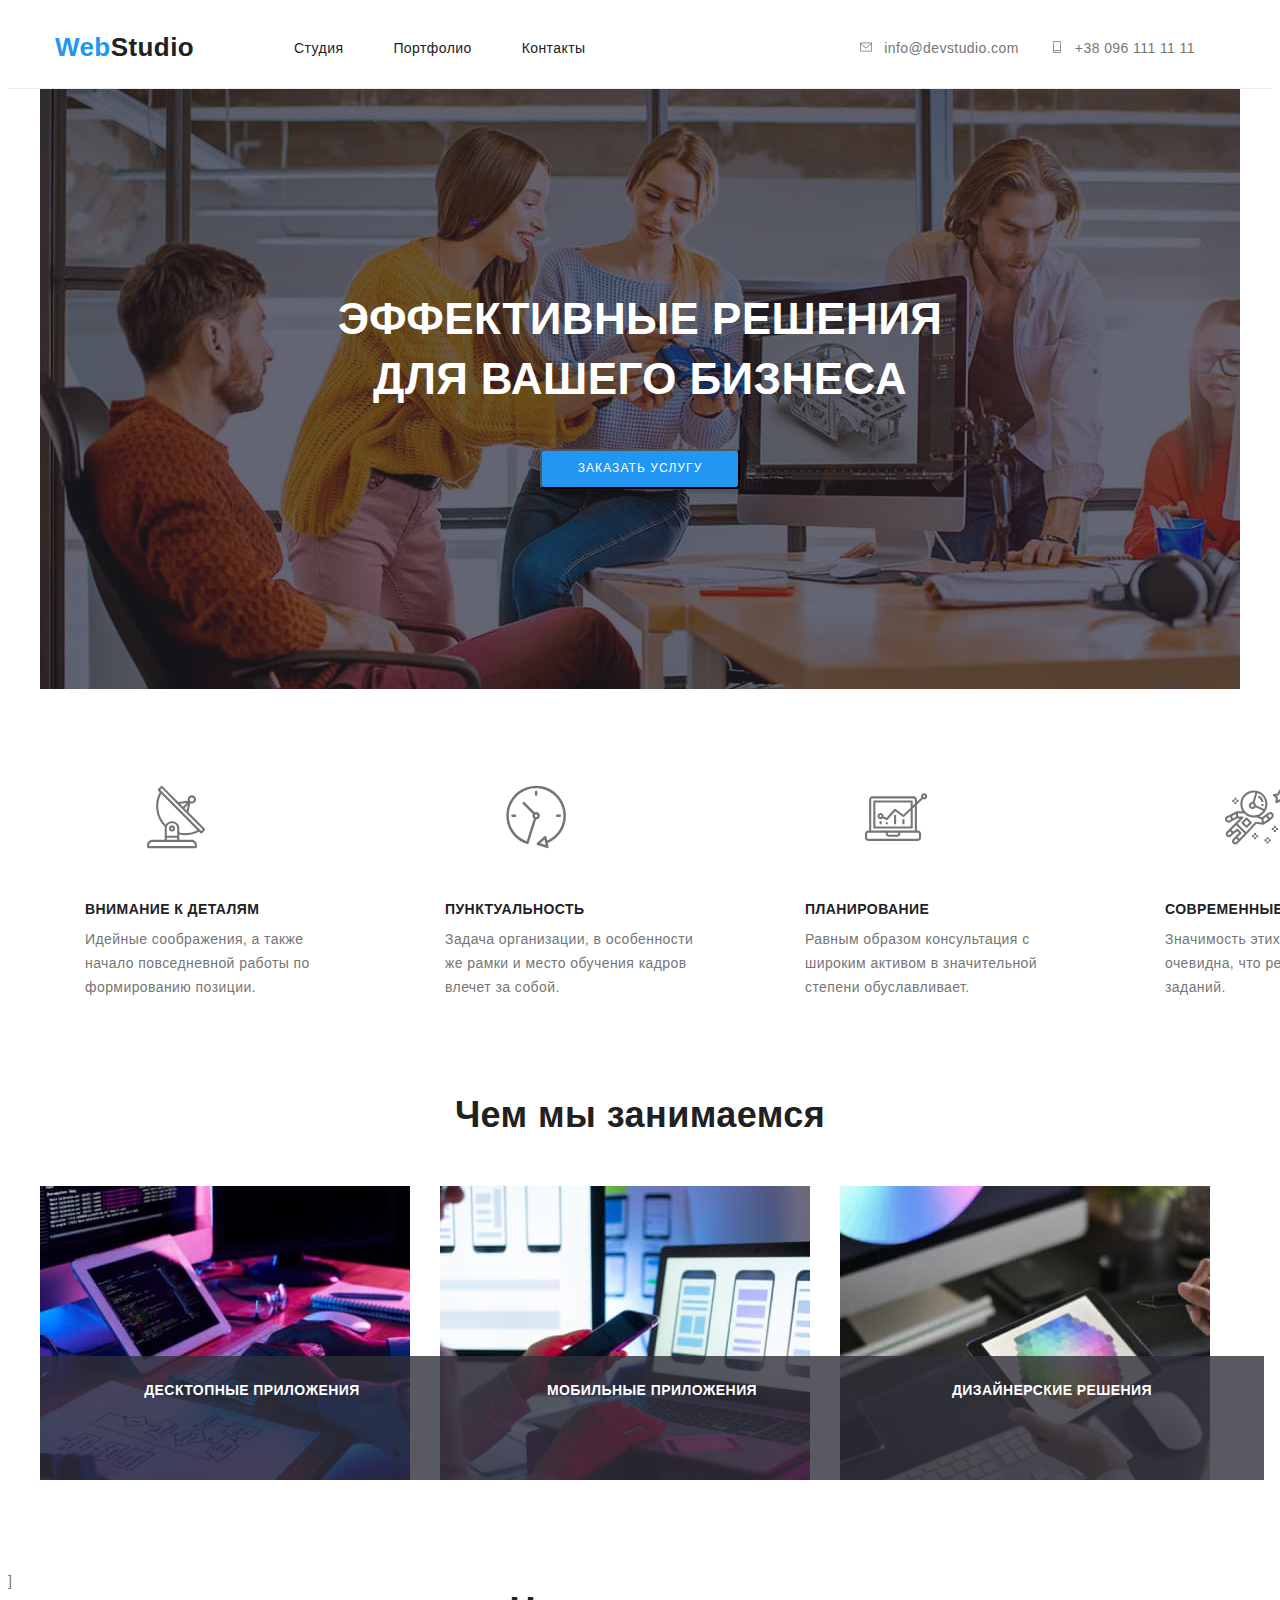
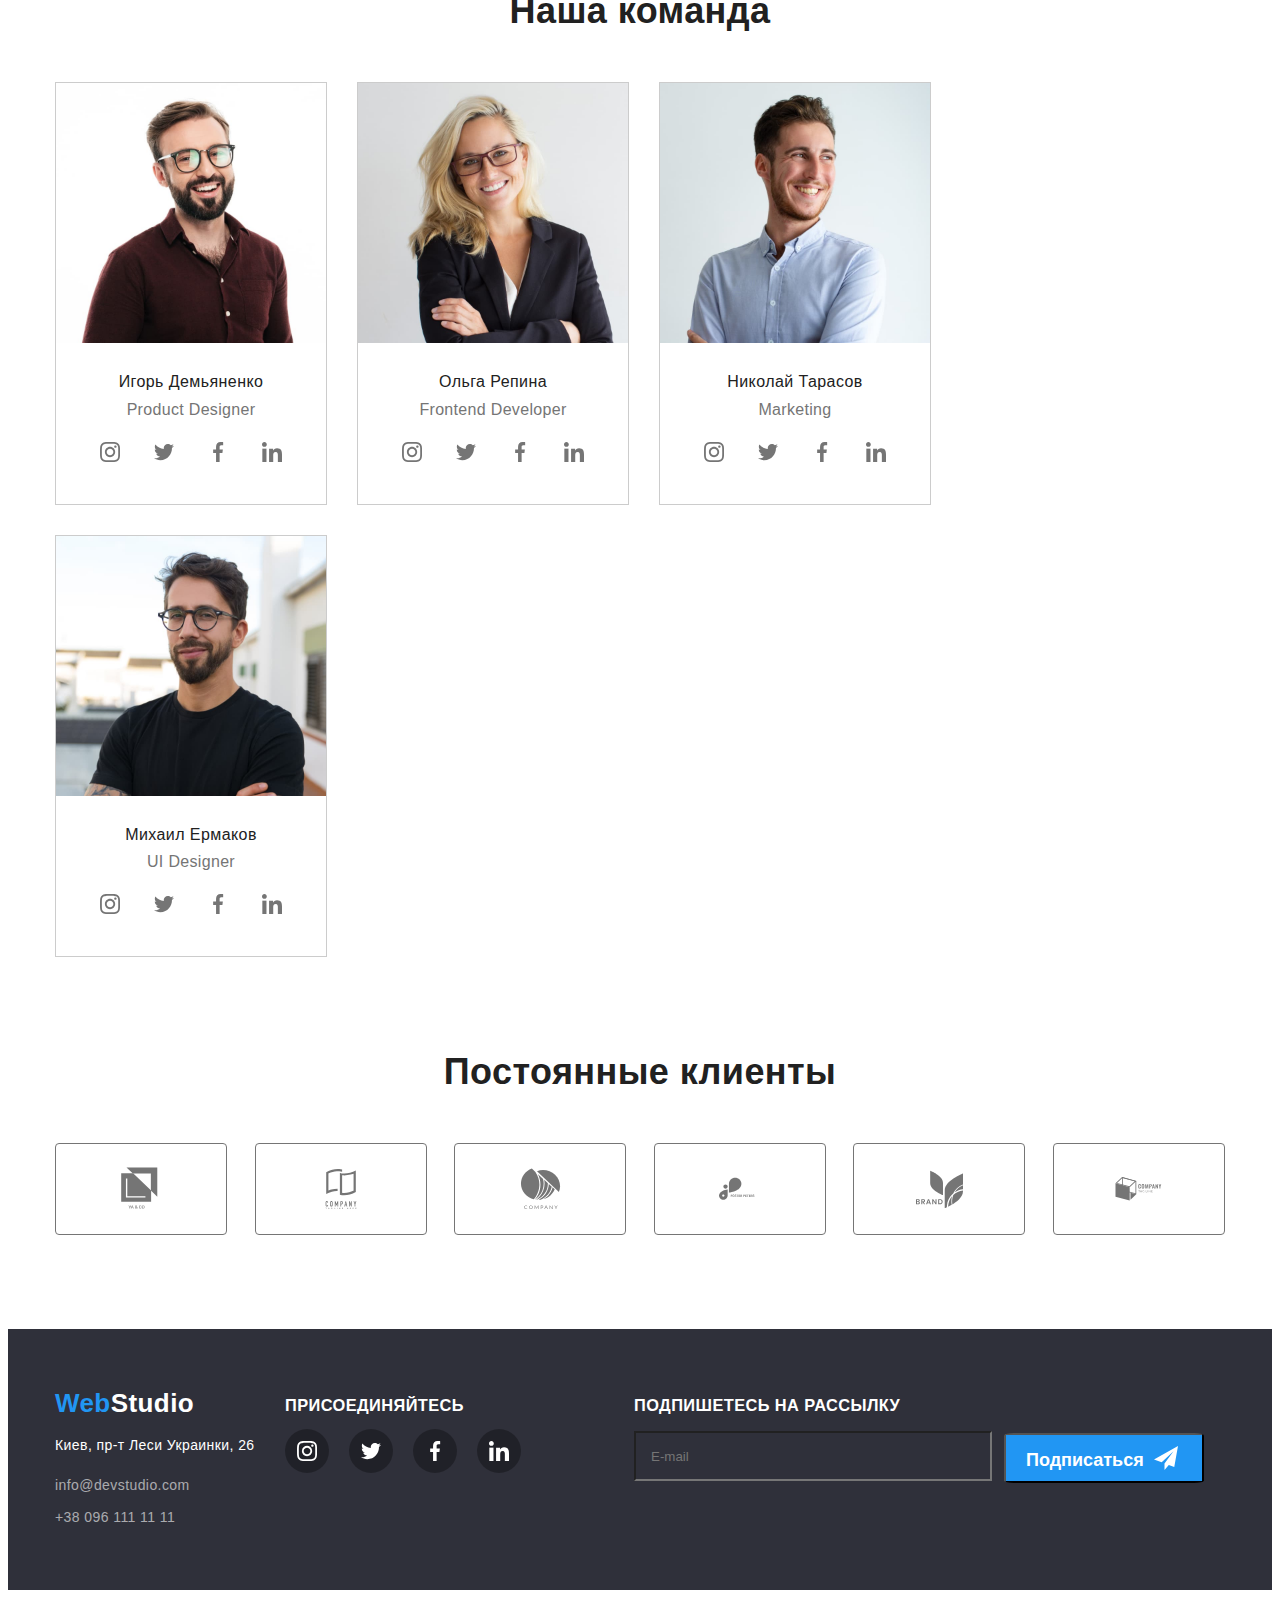
<file: index.html>
<!DOCTYPE html>
<html lang="en">

<head>
  <meta charset="UTF-8" />
  <meta http-equiv="X-UA-Compatible" content="IE=edge" />
  <meta name="viewport" content="width=device-width, initial-scale=1.0" />
  <title>Project-homework1</title>
  <link rel="stylesheet" href="./css/styles.css" />
  <link rel="stylesheet" href="https://cdnjs.cloudflare.com/ajax/libs/modern-normalize/1.0.0/modern-normalize.min.css"
    integrity="sha512-ISS7cAi1PEhQ8jnbJpJZMd29NlhNj4AWYyLOSp2CE/CsHxTCu+r+t0D2yoJudVrd0/8fTVPUVDzY5Tvli75u/g=="
    crossorigin="anonymous" />
  <link rel="stylesheet" href="./css/styles.css" />
</head>

<body>
  <!-- Заголовк -->

  <header class="header">
    <div class="container">
      <nav class="navigation">
        <ul class="navigation-list list">
          <li class="logo">
            <a href="./index.html" class="logo"><span class="logo-span">Web</span>Studio</a>
          </li>
          <li class="navigation-list-item">
            <a href="./index.html" class="navigation-list-item link">Студия</a>
          </li>
          <li class="navigation-list-item">
            <a href="./portfolio.html" class="navigation-list-item link">Портфолио</a>
          </li>
          <li class="navigation-list-item">
            <a href="./index.html" class="navigation-list-item link">Контакты</a>
          </li>
        </ul>
      </nav>
      <ul class="addres-list list">
        <li class="addres-list-item">
          <a href="mailto:info@devstudio.com" class="address-list-link link">
            <svg class="envelope-img" width="16" height="12">
              <use href="./images/symbol-defs.svg#icon-envelope"></use>
            </svg>info@devstudio.com</a>
        </li>
        <li class="addres-list-item list">
          <a href="tel:+380961111111" class="address-list-link link">
            <svg class="smartphone-img" width="16" height="12">
              <use href="./images/symbol-defs.svg#icon-smartphone"></use>
            </svg>+38 096 111 11 11</a>
        </li>
      </ul>
    </div>
  </header>

  <!-- Осноовная уникальная секция -->

  <main class="main">
    <section class="hero">
      <div class="container">
        <h1 class="hero-tittle">Эффективные решения для вашего бизнеса</h1>
        <button type="button" class="button-hero" data-modal-open>Заказать услугу</button>
      </div>
    </section>

    <!-- features -->

    <section class="features">
      <div class="container">
        <ul class="feature-items list">
          <li class="feature-item">
            <div class="feature-icon">
              <a href="#" class="icon-atem">
                <svg class="antenna-img" width="62.32" height="70">
                  <use href="./images/symbol-defs.svg#icon-antenna-1"></use>
                </svg></a>
            </div>
            <h3 class="feature">Внимание к деталям</h3>
            <p class="features-text">
              Идейные соображения, а также начало повседневной работы по
              формированию позиции.
            </p>
          </li>
          <li class="feature-item">
            <div class="feature-icon">
              <a href="#" class="icon-atem">
                <svg class="antenna-img" width="62.32" height="70">
                  <use href="./images/symbol-defs.svg#icon-clock-1"></use>
                </svg></a>
            </div>
            <h3 class="feature">Пунктуальность</h3>
            <p class="features-text">
              Задача организации, в особенности же рамки и место обучения
              кадров влечет за собой.
            </p>
          </li>
          <li class="feature-item">
            <div class="feature-icon">
              <a href="#" class="icon-atem">
                <svg class="diagram-img" width="62.32" height="70">
                  <use href="./images/symbol-defs.svg#icon-diagram-1"></use>
                </svg></a>
            </div>
            <h3 class="feature">Планирование</h3>
            <p class="features-text">
              Равным образом консультация с широким активом в значительной
              степени обуславливает.
            </p>
          </li>
          <li class="feature-item">
            <div class="feature-icon">
              <a href="#" class="icon-atem">
                <svg class="astronaut-img" width="62.32" height="70">
                  <use href="./images/symbol-defs.svg#icon-astronaut-1"></use>
                </svg></a>
            </div>
            <h3 class="feature">Современные технологии</h3>
            <p class="features-text">
              Значимость этих проблем настолько очевидна, что реализация
              плановых заданий.
            </p>
          </li>
        </ul>
      </div>
    </section>

    <!-- work -->

    <section class="work">
      <div class="container">
        <h3 class="section-tittle">Чем мы занимаемся</h3>
        <ul class="work-items list">
          <li class="work-item">
            <a href="#">
              <img src="./images/img.jpg" alt="Иллюстрация" width="370" /><p class="feature-item-text">Десктопные приложения</p></a>
          </li>
          <li class="work-item">
            <a href="#">
              <img src="./images/img(1).jpg" alt="Иллюстрация" width="370" /><p class="feature-item-text">Мобильные приложения</p></a>
          </li>
          <li class="work-item">
            <a href="#">
              <img src="./images/img(2).jpg" alt="Иллюстрация" width="370" /><p class="feature-item-text">Дизайнерские решения</p></a>
          </li>
        </ul>
      </div>
    </section>
    ]

    <!--Workers-->

    <section class="workers">
      <div class="container">
        <h3 class="section-tittle">Наша команда</h3>
        <ul class="worker-photos list">
          <li class="worker-photo">
            <img src="./images/img(6).jpg" alt="Фото специалиста" width="270" />
            <div class="workers-content-wrapper">
              <h4 class="worker-tittle">Игорь Демьяненко</h4>
              <p class="text">Product Designer</p>
              <ul class="social-list list">
                <li class="social-list-item">
                  <a href="" class="social-list-link link">
                    <svg class="social-list-icon">
                      <use href="./images/symbol-defs.svg#icon-instagram-2"></use>
                    </svg>
                  </a>
                </li>
                <li class="social-list-item">
                  <a href="" class="social-list-link link">
                    <svg class="social-list-icon">
                      <use href="./images/symbol-defs.svg#icon-twitter-1"></use>
                    </svg></a>
                </li>
                <li class="social-list-item">
                  <a href="" class="social-list-link link">
                    <svg class="social-list-icon">
                      <use href="./images/symbol-defs.svg#icon-facebook-1"></use>
                    </svg></a>
                </li>
                <li class="social-list-item">
                  <a href="" class="social-list-link link">
                    <svg class="social-list-icon">
                      <use href="./images/symbol-defs.svg#icon-linkedin-1"></use>
                    </svg>
                  </a>
                </li>
              </ul>
            </div>
          </li>
          <li class="worker-photo">
            <img src="./images/img(4).jpg" alt="Фото специалиста" width="270" />
            <div class="workers-content-wrapper">
              <h4 class="worker-tittle">Ольга Репина</h4>
              <p class="text">Frontend Developer</p>
              <ul class="social-list list">
                <li class="social-list-item">
                  <a href=" #" class="social-list-link link">
                    <svg class="social-list-icon">
                      <use href="./images/symbol-defs.svg#icon-instagram-2"></use>
                    </svg>
                  </a>
                </li>
                <li class="social-list-item">
                  <a href=" #" class="social-list-link link">
                    <svg class="social-list-icon">
                      <use href="./images/symbol-defs.svg#icon-twitter-1"></use>
                    </svg></a>
                </li>
                <li class="social-list-item">
                  <a href=" #" class="social-list-link link">
                    <svg class="social-list-icon">
                      <use href="./images/symbol-defs.svg#icon-facebook-1"></use>
                    </svg></a>
                </li>
                <li class="social-list-item">
                  <a href=" #" class="social-list-link link">
                    <svg class="social-list-icon">
                      <use href="./images/symbol-defs.svg#icon-linkedin-1"></use>
                    </svg>
                  </a>
                </li>
              </ul>
            </div>
          </li>
          <li class="worker-photo">
            <img src="./images/img(5).jpg" alt="Фото специалиста" width="270" />
            <div class="workers-content-wrapper">
              <h4 class="worker-tittle">Николай Тарасов</h4>
              <p class="text">Marketing</p>
              <ul class="social-list list">
                <li class="social-list-item">
                  <a href=" #" class="social-list-link link">
                    <svg class="social-list-icon">
                      <use href="./images/symbol-defs.svg#icon-instagram-2"></use>
                    </svg>
                  </a>
                </li>
                <li class="social-list-item">
                  <a href=" #" class="social-list-link link">
                    <svg class="social-list-icon">
                      <use href="./images/symbol-defs.svg#icon-twitter-1"></use>
                    </svg></a>
                </li>
                <li class="social-list-item">
                  <a href=" #" class="social-list-link link">
                    <svg class="social-list-icon">
                      <use href="./images/symbol-defs.svg#icon-facebook-1"></use>
                    </svg></a>
                </li>
                <li class="social-list-item">
                  <a href=" #" class="social-list-link link">
                    <svg class="social-list-icon">
                      <use href="./images/symbol-defs.svg#icon-linkedin-1"></use>
                    </svg>
                  </a>
                </li>
              </ul>
            </div>
          </li>
          <li class="worker-photo">
            <img src="./images/img(3).jpg " alt="Фото специалиста" width="270" />
            <div class="workers-content-wrapper">
              <h4 class="worker-tittle">Михаил Ермаков</h4>
              <p class="text">UI Designer</p>
              <ul class="social-list list">
                <li class="social-list-item">
                  <a href=" #" class="social-list-link link">
                    <svg class="social-list-icon">
                      <use href="./images/symbol-defs.svg#icon-instagram-2"></use>
                    </svg>
                  </a>
                </li>
                <li class="social-list-item">
                  <a href=" #" class="social-list-link link">
                    <svg class="social-list-icon">
                      <use href="./images/symbol-defs.svg#icon-twitter-1"></use>
                    </svg></a>
                </li>
                <li class="social-list-item">
                  <a href=" #" class="social-list-link link">
                    <svg class="social-list-icon">
                      <use href="./images/symbol-defs.svg#icon-facebook-1"></use>
                    </svg></a>
                </li>
                <li class="social-list-item">
                  <a href=" #" class="social-list-link link">
                    <svg class="social-list-icon">
                      <use href="./images/symbol-defs.svg#icon-linkedin-1"></use>
                    </svg>
                  </a>
                </li>
              </ul>
            </div>
          </li>
        </ul>
      </div>
    </section>

    <!--Client section-->

    <section class="workers">
      <div class="container">
        <h3 class="section-tittle">Постоянные клиенты</h3>
        <ul class="clients list">
          <li>
            <a href="#" class="logo-item">
              <svg class="logo-item-img" width="44" height="49">
                <use href="./images/symbol-defs.svg#icon-logo-1"></use>
              </svg></a>
          </li>
          <li>
            <a href="#" class="logo-item">
              <svg class="logo-item-img" width="40" height="52">
                <use href="./images/symbol-defs.svg#icon-logo-2"></use>
              </svg></a>
          </li>
          <li>
            <a href="#" class="logo-item">
              <svg class="logo-item-img" width="41" height="42">
                <use href="./images/symbol-defs.svg#icon-logo-3"></use>
              </svg></a>
          </li>
          <li>
            <a href="#" class="logo-item">
              <svg class="logo-item-img" width="80" height="42">
                <use href="./images/symbol-defs.svg#icon-logo-4"></use>
              </svg></a>
          </li>
          <li>
            <a href="#" class="logo-item">
              <svg class="logo-item-img" width="59" height="47">
                <use href="./images/symbol-defs.svg#icon-logo-5"></use>
              </svg></a>
          </li>
          <li>
            <a href="#" class="logo-item">
              <svg class="logo-item-img" width="89" height="46">
                <use href="./images/symbol-defs.svg#icon-logo-6"></use>
              </svg></a>
          </li>
        </ul>
      </div>
    </section>
  </main>

  <!-- Подвал -->

  <footer class="footer">
    <div class="container">
      <address class="address">
        <a href="./index.html" class="logo"><span class="logo-span">Web</span><span class="logo-spanf">Studio</span></a>
        <p class="add-text">Киев, пр-т Леси Украинки, 26</p>
        <ul class="contacts-listf">
          <li>
            <a href="mailto:info@devstudio.com" class="contacts-listf list">info@devstudio.com</a>
          </li>
          <li>
            <a href="tel:+380961111111" class="contacts-listf list">+38 096 111 11 11</a>
          </li>
        </ul>
      </address>
      <div class="social-footer-content">
        <h3 class="footer-text">присоединяйтесь</h3>
        <ul class="social-links-footer list">
          <li>
            <a href="#" class="icon-social-item">
              <svg class="social-list-icon" width="20" height="20">
                <use href="./images/symbol-defs.svg#icon-instagram-2"></use>
              </svg></a>
          </li>
          <li>
            <a href="#" class="icon-social-item">
              <svg class="social-list-icon" width="20" height="20">
                <use href="./images/symbol-defs.svg#icon-twitter-1"></use>
              </svg></a>
          </li>
          <li>
            <a href="#" class="icon-social-item">
              <svg class="social-list-icon" width="20" height="20">
                <use href="./images/symbol-defs.svg#icon-facebook-1"></use>
              </svg></a>
          </li>
          <li>
            <a href="#" class="icon-social-item">
              <svg class="social-list-icon" width="20" height="20">
                <use href="./images/symbol-defs.svg#icon-linkedin-1"></use>
              </svg></a>
          </li>
        </ul>
      </div>
       <div class="footer-submit">
        <h3 class="footer-text">Подпишетесь на рассылку</h3>
        <label class="submit-form">
        <input type="text" name="user-email" class="email-input" placeholder="E-mail">
         <div class="submit-mail-btn">
          <button type="submit" class="btn-mail-submit">Подписаться</button>
          <svg class="mail-submit-icon" width="30" height="30">
            <use href="./images/symbol-defs.svg#icon-icon-send"></use>
          </svg>
          </label>
        </div>
          </div>
    </div>
  </footer>

  <div class="backdrop is-hidden"  data-modal>
    <div class="modal">
      <button type="button" class="modal-close-btn" data-modal-close>
        <svg class="btn-close" width="30" height="30">
          <use href="./images/symbol-defs.svg#icon-close-black-18dp-2-1-1"></use>
        </svg>
      </button>

      <form action="" class="contact-form"> 
        <h3 class="contact-form-title">Оставьте свои данные, мы вам перезвоним</h3>
        <label class="">
        <p class="contact-form-input-label">Имя</p> 
        <span class="contact-form-input-list">
        <input type="text" name="user-name" class="contact-form-input" required >
        <svg class="contact-form-icon" width="30" height="30">
          <use href="./images/symbol-defs.svg#icon-person-black-18dp-1"></use>
        </svg>
       </span>
        </label>   
        <label class="">
          <p class="contact-form-input-label">Телефон</p> 
          <span class="contact-form-input-list">
            <input type="text" name="user-name" class="contact-form-input" required >
            <svg class="contact-form-icon" width="30" height="30">
              <use href="./images/symbol-defs.svg#icon-phone-black-18dp-1"></use>
            </svg>
           </span>
          <label class="">
        <p class="contact-form-input-label">Почта</p>
        <span class="contact-form-input-list">
          <input type="text" name="user-name" class="contact-form-input" required >
          <svg class="contact-form-icon" width="30" height="30">
            <use href="./images/symbol-defs.svg#icon-email-black-18dp-1"></use>
          </svg>
         </span>
         <label class="">
        <p class="contact-form-input-label">Комментрий</p>
        <span class="contact-form-input-list">
        <textarea name="user-message" class="contact-form-message" placeholder="Введите текст"></textarea>
      </label>
      <input id="user-term-label" type="checkbox" name="user-term" class="modal-form-term is-hidden" required>
      <label class="modal-form-term-desc" for="user-term-label">Соглашаюсь с рассылкой и принимаю<a href=""> <span class="form-term-signature">Условия договора</span></label>
        <button type="submit" class="contact-form-button">Отправить</button>
        </form>
      
    </div>
  </div>
  <script src="./js/modal.js"></script>


</body>

</html>
</file>
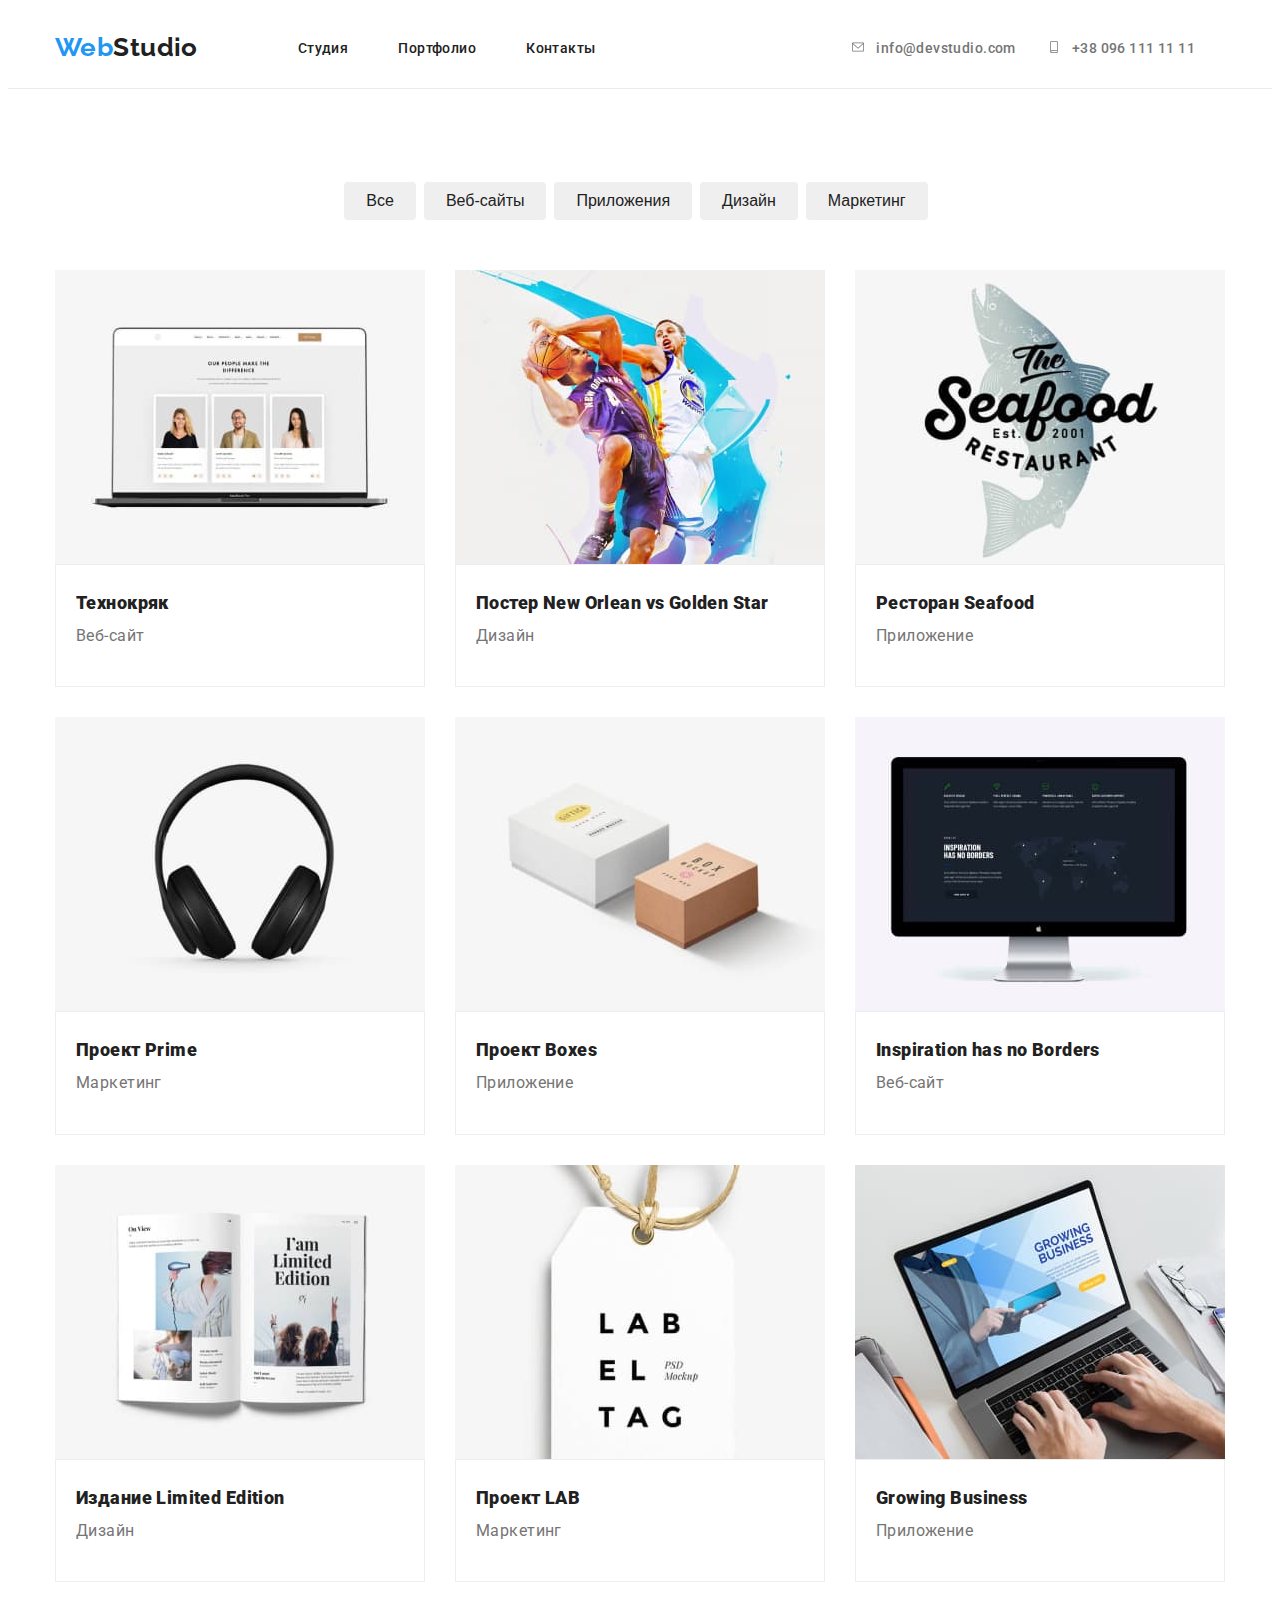
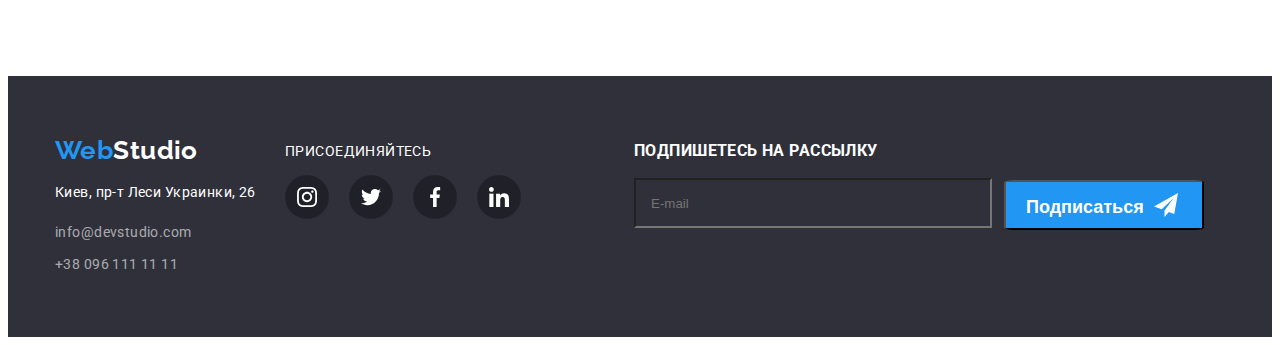
<file: portfolio.html>
<!DOCTYPE html>
<html lang="en">

<head>
  <meta charset="UTF-8" />
  <meta http-equiv="X-UA-Compatible" content="IE=edge" />
  <meta name="viewport" content="width=device-width, initial-scale=1.0" />
  <title>Project-homework1</title>
  <link href="https://fonts.googleapis.com/css2?family=Raleway&family=Roboto:wght@400;500;700;900&display=swap"
    rel="stylesheet" />
  <link rel="stylesheet" href="https://cdnjs.cloudflare.com/ajax/libs/modern-normalize/1.0.0/modern-normalize.min.css"
    integrity="sha512-ISS7cAi1PEhQ8jnbJpJZMd29NlhNj4AWYyLOSp2CE/CsHxTCu+r+t0D2yoJudVrd0/8fTVPUVDzY5Tvli75u/g=="
    crossorigin="anonymous" />
  <link rel="stylesheet" href="./css/styles.css" />
</head>


<body>
  <!-- Заголовк -->
  <header class="header">
    <div class="container">
      <nav class="navigation">
        <ul class="navigation-list list">
          <li class="logo">
            <a href="./index.html" class="logo"><span class="logo-span">Web</span>Studio</a>
          </li>
          <li class="navigation-list-item">
            <a href="./index.html" class="navigation-list-item link">Студия</a>
          </li>
          <li class="navigation-list-item">
            <a href="./portfolio.html" class="navigation-list-item link">Портфолио</a>
          </li>
          <li class="navigation-list-item">
            <a href="./index.html" class="navigation-list-item link">Контакты</a>
          </li>
        </ul>
      </nav>
      <ul class="addres-list list">
        <li class="addres-list-item">
          <a href="mailto:info@devstudio.com" class="address-list-link link">
            <svg class="envelope-img" width="16" height="12">
              <use href="./images/symbol-defs.svg#icon-envelope"></use>
            </svg>info@devstudio.com</a>
        </li>
        <li class="addres-list-item list">
          <a href="tel:+380961111111" class="address-list-link link">
            <svg class="smartphone-img" width="16" height="12">
              <use href="./images/symbol-defs.svg#icon-smartphone"></use>
            </svg>+38 096 111 11 11</a>
        </li>
      </ul>
    </div>
  </header>
  <!--Main-->
  <main>
    <section class="buttons-items">
      <div class="container">
        <ul class="buttons-item list">
          <li><button type="button" class="button">Все</button></li>
          <li><button type="button" class="button">Веб-сайты</button></li>
          <li><button type="button" class="button">Приложения</button></li>
          <li><button type="button" class="button">Дизайн</button></li>
          <li><button type="button" class="button">Маркетинг</button></li>
        </ul>
      </div>
    </section>
    <section class="main-items">
      <div class="container">
        <ul class="items list">
          <li class="item">
            <a class="item-link-img" href="#">
              <div class="overlay-item">
                <img src="images/img0.jpg" alt="Пример" width="370" />
                <p class="overlay-text">Технокряк это современная площадка распространения
                  коронавируса. Компании используют эту платформу для цифрового шпионажа и
                  атак на защищённые сервера конкурентов.</p>
              </div>
              <div class="item-content-wrapper">
                <h3 class="tittle">Технокряк</h3>
                <p class="text-list">Веб-сайт</p>
              </div>
            </a>
          </li>
          <li class="item">
            <a href="#">
              <div class="overlay-item">
                <img src="images/img(11).jpg" alt="Пример" width="370" />
                <p class="overlay-text">Технокряк это современная площадка распространения
                  коронавируса. Компании используют эту платформу для цифрового шпионажа и
                  атак на защищённые сервера конкурентов.</p>
              </div>
              <div class="item-content-wrapper">
                <h3 class="tittle">Постер New Orlean vs Golden Star</h3>
                <p class="text-list">Дизайн</p>
            </a>
      </div>
      </li>
      <li class="item">
        <a href="#">
          <div class="overlay-item">
            <img src="images/img(22).jpg" alt="Пример" width="370" />
            <p class="overlay-text">Технокряк это современная площадка распространения
              коронавируса. Компании используют эту платформу для цифрового шпионажа и
              атак на защищённые сервера конкурентов.</p>
          </div>
          <div class="item-content-wrapper">
            <h3 class="tittle">Ресторан Seafood</h3>
            <p class="text-list">Приложение</p>
        </a></div>
      </li>
      <li class="item">
        <a href="#">
          <div class="overlay-item">
            <img src="images/img(33).jpg" alt="Пример" width="370" />
            <p class="overlay-text">Технокряк это современная площадка распространения
              коронавируса. Компании используют эту платформу для цифрового шпионажа и
              атак на защищённые сервера конкурентов.</p>
          </div>
          <div class="item-content-wrapper">
            <h3 class="tittle">Проект Prime</h3>
            <p class="text-list">Маркетинг</p>
        </a></div>
      </li>
      <li class="item">
        <a href="#">
          <div class="overlay-item">
            <img src="images/img(44).jpg" alt="Пример" width="370" />
            <p class="overlay-text">Технокряк это современная площадка распространения
              коронавируса. Компании используют эту платформу для цифрового шпионажа и
              атак на защищённые сервера конкурентов.</p>
          </div>
          <div class="item-content-wrapper">
            <h3 class="tittle">Проект Boxes</h3>
            <p class="text-list">Приложение</p>
        </a></div>
      </li>
      <li class="item">
        <a href="#">
          <div class="overlay-item">
            <img src="images/img(55).jpg" alt="Пример" width="370" />
            <p class="overlay-text">Технокряк это современная площадка распространения
              коронавируса. Компании используют эту платформу для цифрового шпионажа и
              атак на защищённые сервера конкурентов.</p>
          </div>
          <div class="item-content-wrapper">
            <h3 class="tittle">Inspiration has no Borders</h3>
            <p class="text-list">Веб-сайт</p>
        </a></div>
      </li>
      <li class="item">
        <a href="#">
          <div class="overlay-item">
            <img src="images/img(66).jpg" alt="Пример" width="370" />
            <p class="overlay-text">Технокряк это современная площадка распространения
              коронавируса. Компании используют эту платформу для цифрового шпионажа и
              атак на защищённые сервера конкурентов.</p>
          </div>
          <div class="item-content-wrapper">
            <h3 class="tittle">Издание Limited Edition</h3>
            <p class="text-list">Дизайн</p>
        </a></div>
      </li>
      <li class="item">
        <a href="#">
          <div class="overlay-item">
            <img src="images/img(77).jpg" alt="Пример" width="370" />
            <p class="overlay-text">Технокряк это современная площадка распространения
              коронавируса. Компании используют эту платформу для цифрового шпионажа и
              атак на защищённые сервера конкурентов.</p>
          </div>
          <div class="item-content-wrapper">

            <h3 class="tittle">Проект LAB</h3>
            <p class="text-list">Маркетинг</p>
        </a></div>
      </li>
      <li class="item">
        <a href="#">
          <div class="overlay-item">
            <img src="images/img(88).jpg" alt="Пример" width="370" />
            <p class="overlay-text">Технокряк это современная площадка распространения
              коронавируса. Компании используют эту платформу для цифрового шпионажа и
              атак на защищённые сервера конкурентов.</p>
          </div>
          <div class="item-content-wrapper">
            <h3 class="tittle">Growing Business</h3>
            <p class="text-list">Приложение</p>
        </a></div>
      </li>
      </ul>
      </div>
    </section>
  </main>
  <!-- Подвал -->
  <footer class="footer">
    <div class="container">
      <address class="address">
        <a href="./index.html" class="logo"><span class="logo-span">Web</span><span class="logo-spanf">Studio</span></a>
        <p class="add-text">Киев, пр-т Леси Украинки, 26</p>
        <ul class="contacts-listf">
          <li>
            <a href="mailto:info@devstudio.com" class="contacts-listf list">info@devstudio.com</a>
          </li>
          <li>
            <a href="tel:+380961111111" class="contacts-listf list">+38 096 111 11 11</a>
          </li>
        </ul>
      </address>
      <div class="social-footer-content">
        <p class="footer-text">присоединяйтесь</p>
        <ul class="social-links-footer list">
          <li>
            <a href="#" class="icon-social-item">
              <svg class="social-list-icon" width="20" height="20">
                <use href="./images/symbol-defs.svg#icon-instagram-2"></use>
              </svg></a>
          </li>
          <li>
            <a href="#" class="icon-social-item">
              <svg class="social-list-icon" width="20" height="20">
                <use href="./images/symbol-defs.svg#icon-twitter-1"></use>
              </svg></a>
          </li>
          <li>
            <a href="#" class="icon-social-item">
              <svg class="social-list-icon" width="20" height="20">
                <use href="./images/symbol-defs.svg#icon-facebook-1"></use>
              </svg></a>
          </li>
          <li>
            <a href="#" class="icon-social-item">
              <svg class="social-list-icon" width="20" height="20">
                <use href="./images/symbol-defs.svg#icon-linkedin-1"></use>
              </svg></a>
          </li>
        </ul>
      </div>
      <div class="footer-submit">
        <h3 class="footer-text">Подпишетесь на рассылку</h3>
        <label class="submit-form">
        <input type="text" name="user-email" class="email-input" placeholder="E-mail">
         <div class="submit-mail-btn">
          <button type="submit" class="btn-mail-submit">Подписаться</button>
          <svg class="mail-submit-icon" width="30" height="30">
            <use href="./images/symbol-defs.svg#icon-icon-send"></use>
          </svg>
          </label>
        </div>
          </div>
    </div>
  </footer>
</body>

</html>
</file>
<file: css/styles.css>
/* Colors
text color - #757575
main text color - #212121
accent - #2196F3
primary bcg- # ffffff
secondary bcg- #E5E5E5 */
/* .visually-hidden { */


/* base settings */
h1,
h2,
h3,
h4,
h5,
h6,
p {
  margin: 0;
}

ul,
ol {
  margin: 0;
  padding: 0;
}

.link, a {
  text-decoration: none;
}

.list {
  list-style: none;
}

img {
  width: 100%;
  height: auto;
  display: block;

}
/* base style */
svg {
  fill:var(--primary-text-color);
}

.visually-hidden {
  position: absolute !important;
  clip: rect(1px 1px 1px 1px);
  clip: rect(1px, 1px, 1px, 1px);
  padding: 0 !important;
  border: 0 !important;
  height: 1px !important;
  width: 1px !important;
  overflow: hidden;
}
/* Positions */

.container {
  width: 1200px;
  padding-left: 15px;
  padding-right: 15px;
  margin: 0 auto;
  box-sizing: border-box;
}

:root {
  --main-font: "Roboto",
    sans-serif;
  --secondary-font: "Raleway",
    sans-serif;
  --primary-text-color: #757575;
  --title-text-color: #212121;
  --accent-color: #2196f3;
  --primary-white-color: #ffffff;
}

body {
  background-color: var(--primary-white-color);
  color: var(--primary-text-color);
  font-family: "Roboto", "Open Sans", "Helvetica Neue", sans-serif;
  font-size: 14px;
  line-height: 1.14;
  letter-spacing: 0.03em;
}

/* header */
.logo {
  color: var(--title-text-color);
  font-family: "Raleway", sans-serif;
  font-weight: 700;
  font-size: 26px;
  line-height: 1.14;
  text-decoration: none;
  margin-right: 50px;

}

.logo-span {
  color: var(--accent-color);

}

.logo-spanf {
  color: var(--primary-white-color);
}
.header {
  border-bottom: 1px solid #ECECEC;
}

.header .container {
  display: flex;
  align-items: center;
  justify-content: space-between;
   
  
}
/* nav */
.navigation-list-item {
  position:relative;
  color: var(--title-text-color);
  font-weight: 500;
  font-size: 14px;
  line-height: 1.17;
  padding: 32px 0;

  transition: color 250ms cubic-bezier(0.4, 0, 0.2, 1);
}
.navigation-list-item:hover::after,
.navigation-list-item:focus::after,
.navigation-list-item:active::after {
  position: absolute;
  top: calc(100% - 3px);
  left:0;
  width:100%;
  border-radius: 4px;
  display: block;
  content:"";
  height: 4px;
  background: var(--accent-color);
  color: var(--accent-color);
  cursor: pointer;
  

}

.navigation-list {
  display: flex;
  align-items: center;

}

.navigation-list-item:not(:last-child) {
  margin-right: 50px;
  align-items: center;
}

/* adress-list */

.addres-list {
  display: flex;
  align-items: center;
  justify-content: space-between;
  
}

.envelope-img,
.smartphone-img {
  margin-right: 10px;
  align-items: center;
  transition: fill 250ms cubic-bezier(0.4, 0, 0.2, 1);
}
.envelope-img:hover,
.smartphone-img:hover {
  fill: var(--accent-color);
}

.address-list-link {
  color: var(--primary-text-color);
  font-weight: 500;
  font-size: 14px;
  line-height: 1.17;
  margin-right: 30px;
  align-items: center;
  transition: color 250ms cubic-bezier(0.4, 0, 0.2, 1);
}

.address-list-link:hover,
.address-list-link:focus,
.address-list-link:active {
  color: var(--accent-color);
  cursor: pointer;
  
}
/* Hero */

.hero .container {
  display: flex;
  flex-direction: column;
  height: 600px;
  align-items: center;
  margin-bottom: 93px;
  background-image:linear-gradient(rgba(47, 48, 58, 0.4),
  rgba(47, 48, 58, 0.4)),
  url("../images/Img\(99\).jpg");
  background-color: #2F303A;
  background-repeat: no-repeat;
  background-size: cover;
  
}

.hero-tittle {
  color: var(--primary-white-color);
  font-weight: 900;
  font-size: 44px;
  line-height: 1.36;
  text-align: center;
  margin-top: 200px;
  margin-bottom: 40px;
  width: 696px;
  height: 120px;
  justify-content: center;
  text-transform: uppercase;
  
}

/* buttons */
.button-hero {
  font-family: inherit;
  color: var(--primary-white-color);
  background-color: var(--accent-color);
  cursor: pointer;
  font-size: 12px;
  line-height: 1.33;
  letter-spacing: 0.09em;
  text-transform: uppercase;

  width: 200px;
  padding: 10px 32px;
  box-shadow: 0px 4px 4px rgba(0, 0, 0, 0.15);
  border-radius: 4px;
  
}
.buttons-items .container {
  display: flex;
  align-items: center;
  justify-content: space-between;
}
.navigation {
  display: flex;
  align-items: center;
}

.buttons-item {
  display: flex;
  align-items: center;
  margin: 0 auto;
  margin-top: 93px;
  margin-bottom: 50px;
  
}
.button:hover,
.button:focus {
  box-shadow: 0px 3px 1px rgba(0, 0, 0, 0.1),
  0px 1px 2px rgba(0, 0, 0, 0.08),
  0px 2px 2px rgba(0, 0, 0, 0.12);
  background-color: #2196F3;
  
}
.button {
  color: var(--title-text-color);
  font-weight: 500;
  font-size: 16px;
  line-height: 1.6;
  margin-right: 30px;
  border: none;
  border-radius: 4px;
  padding: 6px 22px;
  margin-right: 8px;
  transition: box-shadow 250ms cubic-bezier(0.4, 0, 0.2, 1), background-color 250ms cubic-bezier(0.4, 0, 0.2, 1);
}

.button:hover,
.button:focus,
.button:active {
  color: var(--primary-white-color);
  background-color: var(--accent-color);
}

.tittle {
  color: var(--title-text-color);
  font-weight: 900;
  font-size: 18px;
  line-height: 2;
  
}

/* Section */

.section-tittle {
  color: var(--title-text-color);
  font-weight: 700;
  font-size: 36px;
  line-height: 1.17;
  text-align: center;
}
/* Featurres */
.features .container {
  display: flex;
  align-items: center;
  margin-bottom: 94px;
  justify-content: space-between;

}

.feature-icon:not(:last-child) {
  width: 270px;
  height: 120px;
  justify-content: space-between;
  padding-left: 90px;
}
.feature-items {
  display: flex;
  align-items: center;
  justify-content: center;
  
}

.feature {
  color: var(--title-text-color);
  font-weight: 700;
  font-size: 14px;
  line-height: 1.14;
  text-transform: uppercase;
  text-align:justify;
  display: flex;
  width: 270px;
  margin-bottom: 10px;
  margin-right: 30px;
  padding-left: 30px;
    
}

.features-text {
  color: var(--primary-text-color);
  font-weight: 400;
  font-size: 14px;
  line-height: 1.71;
  text-transform: none;
  width: 270px;
  padding-left: 30px;
}

/* work */

.worker-tittle {
  color: var(--title-text-color);
  font-weight: 500;
  font-size: 16px;
  line-height: 1.17;
  text-align: center;
  margin-bottom: 9px;
}
.work .container {
  display: flex;
  align-items: center;
  margin-bottom: 94px;
  justify-content: space-between;
  flex-direction: column;
}
.section-tittle {
  
  margin-bottom: 50px;
  
}
.work-items {
  display: flex;
}

.work-item {
  position: relative;
  display: flex;
  margin-right: 30px;
  width: 370px;
  flex-direction: row;

}
.feature-item-text {
  position: absolute;
  bottom: 0px;
  width: 370px;
  height: 70px;
  padding: 27px;
  text-align: center;
  text-transform: uppercase;
  color: var(--primary-white-color);
  font-weight: 700;
  font-size: 14px;
  line-height: 1.14;
  background: rgba(47, 48, 58, 0.8);
}
/* items */

.main-items .container {
  display: flex;
  align-items: center;
  margin-bottom: 94px;
  justify-content: space-between;
    
}
.items {
  display: flex;
  flex-wrap: wrap;
  margin-left: -30px;
  margin-top: -30px;
       
}
.item:hover {
  border: 1px solid #EEEEEE;
  box-shadow: 0px 1px 1px rgba(0, 0, 0, 0.12),
  0px 4px 4px rgba(0, 0, 0, 0.06),
  1px 4px 6px rgba(0, 0, 0, 0.16);

}
.item {
 
  width: calc(100% / 3 - 30px);
  margin-left: 30px;
  margin-top: 30px;
  transition: border 250ms cubic-bezier(0.4, 0, 0.2, 1), box-shadow 250ms cubic-bezier(0.4, 0, 0.2, 1);
}
.overlay-item {
  transform: translateY(0);
  position: relative;
  background-color: white;
  overflow: hidden;
}
.overlay-text {
  cursor: pointer;
  font-size: 18px;
  line-height: 1.33;
  letter-spacing: 0.09em;
  transform: translateY(100%);
  position: absolute;
  background-color:rgba(33, 150, 243, 0.9);
  top:0;
  left:0;
  right:0;
  bottom:0;
  margin:0;
  transition: 250ms ease;
  color: var(--primary-white-color);
  padding: 24px 63px;
  text-align: center;

    
}
.overlay-item:hover .overlay-text {
  transform: translateY(0);
}
.item-content-wrapper {
  padding: 20px 20px;
  border: 1px solid #EEEEEE;
   
}

/* Workers */
.workers .container {
  display: flex;
  align-items: center;
  margin-bottom: 94px;
  justify-content: space-between;
  flex-direction: column;
  
}
.worker-photos {
  display: flex;
  flex-wrap: wrap;
  margin-left: -30px;
  margin-top: -30px;
  box-shadow: 0 1px 3px o #000, 0 1px 1px 0 #000, 0 2px 1px 0 #000;
  
}
.worker-photo {
  width: calc(100% / 4 - 30px);
  margin-left: 30px;
  margin-top: 30px;
  border: 1px solid #cccccc;
  
}

.workers-content-wrapper {
  padding-top: 30px;
  border-top: none;
  padding-left: 32px;
  padding-right: 32px;
  padding-bottom: 30px;
}

.text {
  color: var(--primary-text-color);
  font-weight: 400;
  font-size: 16px;
  line-height: 1.17;
  text-align: center;
  letter-spacing: 0.02em;
  margin-bottom: 10px;

}

.text-list {
  color: var(--primary-text-color);
  font-weight: 400;
  font-size: 16px;
  line-height: 1.9;
  margin-bottom: 15px;

}
.social-list-link {
  display: flex;
  width: 44px;
  justify-content: center;
  align-items: center;
  height: 44px;
  background-color: white;
  border-radius: 50%;
  transition: border-color 250ms cubic-bezier(0.4, 0, 0.2, 1), background-color 250ms cubic-bezier(0.4, 0, 0.2, 1);;
  
}
.social-list-link:hover,
.social-list-link:hover {
  border-color: var(--accent-color);
  background-color: var(--accent-color);

}
.social-list-link:hover .social-list-icon,
.social-list-link:focus .social-list-icon {
  fill: white;
  
  
}

.social-list {
  display: flex;
  justify-content: space-between;

}
.social-list-icon {
  width: 20px;
  height: 20px;
  fill:var(--primary-text-color);
  transition: fill 250ms cubic-bezier(0.4, 0, 0.2, 1);
}


/* clients */
.clients {
  display: flex;
  align-items: center;
  justify-content: space-between;
  width: 100%;
}
.logo-item {
  width: 170px;
  height: 90px;
  display: flex;
  justify-content: center;
  align-items: center;
  border-radius: 4px;
  border: 1px solid var(--primary-text-color);
  transition: fill 250ms cubic-bezier(0.4, 0, 0.2, 1);
}

.logo-item:hover .logo-item-img {
  fill:var(--accent-color);
  
}
.logo-item:hover {
  border-color: var(--accent-color);
}

/* footter */
.footer {
  padding-top: 60px;
  padding-bottom: 60px;
  background-color: #2f303a;
}
.footer .container {
  display: flex;
  align-items: center;
    
}
.address {
  color: var(--primary-white-color);
  font-style: normal;
  
     
}

.add-text {
  margin-top: 15px;
  display: flex;
  width: 230px;
  color: var(--primary-white-color);
  line-height: 1.71;
  
}

.contacts-listf {
  display: flex;
  flex-direction: column;
  color: rgba(255, 255, 255, 0.6);
  line-height: 1.71;
  list-style: none;
  text-decoration: none;
  width: 230px;
  margin-top: 8px;
  
}
.icon-social-item {
  width: 44px;
  height: 44px;
  display: flex;
  align-items: center;
  justify-content: center;
  background-color: rgba(0, 0, 0, 0.3);
  border-radius: 50%;
  margin-right: 20px;
  transition: background-color 250ms cubic-bezier(0.4, 0, 0.2, 1),;
}

.icon-social-item:hover,
.icon-social-item:hover {
  background-color: var(--accent-color);
}

 .social-links-footer .social-list-icon {
  fill:white;
}

.icon-social-item:hover .social-list-icon,
.icon-social-item:focus .social-list-icon {
  fill:#ffffff; 
  
}
.social-links-footer {
  display: flex;
}
.footer-text {
  text-transform: uppercase;
  color:var(--primary-white-color);
  margin-bottom: 15px;
  
}
.social-footer-content {
  margin-bottom: 50px;
}
.backdrop {
  
  position:fixed;
  top:0;
  left:0;
  width: 200vh;
  height: 200vh;
  transition: all 1000ms linear;
  background-color: rgba(0, 0, 0, 0.2);
  
}
/* modal */

.modal {

  position: absolute;
  top:25%;
  left:50%;
  transform: translate(-50%, -50%);
  width: 528px;
  height: 581px;
  
  background-color: #FFFFFF;
  box-shadow: 0px 1px 3px rgba(0, 0, 0, 0.12), 0px 1px 1px rgba(0, 0, 0, 0.14), 0px 2px 1px rgba(0, 0, 0, 0.2);
  border-radius: 4px;
  
}
.modal-close-btn {
  position:absolute;
  top: 8px;
  right: 8px;
  background-color: #ffffff;
  border: 1px solid rgba(0, 0, 0, 0.1);
  border-radius: 50%;
  cursor: pointer;
  
}
.btn-close:hover,
.btn-close:focus {
  fill:var(--accent-color);
}

.is-hidden{
  opacity: 0;
  visibility: hidden;
  pointer-events: none;
}
/* forms */
.contact-form {
  display: flex;
  flex-direction: column;
  width:528px;
  height:581px;
  padding: 15px;
  background-color: var(--primary-white-color);
  box-shadow: 0px 1px 3px rgba(0, 0, 0, 0.12), 0px 1px 1px rgba(0, 0, 0, 0.14), 0px 2px 1px rgba(0, 0, 0, 0.2);
  border-radius: 4px; 
  margin: 0 auto;
  padding: 40px;
}
.contact-form-title {
  font-size: 19px;
  text-align: center;
  margin-bottom: 12px;
  font-weight: 700px;
  color:#212121;
}
.contact-form-input-label {
  font-size: 12px;
  margin-bottom: 3px;
}
.contact-form-input {
  outline: none;
  width:100%;
  height: 40px;
  border: 1px solid #000;
  box-sizing: border-box;
  border-radius: 4px;
  margin-bottom: 10px;
  padding-left: 30px;
  transition: border-color 250ms cubic-bezier(0.4, 0, 0.2, 1); 

}

.contact-form-message {
  
  width: 100%;
  height: 120px;
  padding: 15px;
  resize: none;
  margin-bottom: 20px;
  transition: background-color 250ms cubic-bezier(0.4, 0, 0.2, 1);
} 
.contact-form-message:focus {
  border-color: var(--accent-color);
  
}

.contact-form-input-list {
  
  position: relative;
  margin-top: 4px;
   
}
.contact-form-icon {
  
  position:absolute;
  top:50%;
  transform: translateY(-50%);
  display: block;
  width: 18px;
  height: 18px;
  left: 12px;
  transition: background-color 250ms cubic-bezier(0.4, 0, 0.2, 1);
  
}

.contact-form-input:focus {
  border-color: var(--accent-color);
}
.contact-form-input:focus + .contact-form-icon {
  fill:var(--accent-color);
}
.modal-form-term-desc {
  display: flex;
  align-items: center;
  font-size: 14px;
}
.modal-form-term-desc::before {
  outline: none;
  display: block;
  content: "";
  width:16px;
  height:16px;
  outline: 1px solid #000;
  margin-right: 10px;
  margin-left: 15px;

}
.email-input {
  transition: background-color 250ms cubic-bezier(0.4, 0, 0.2, 1);
}

.email-input:focus {
  outline: none;
  border-color:var(--accent-color);
  
}

.modal-form-term:checked + .modal-form-term-desc::before {
  background-image: url(../images/Vector.svg);
  background-color: var(--accent-color);
  
}
.user-term-label {
  display:flex;

}

.contact-form-button {
  width: 200px;
  height: 50px;
  background-color:var(--accent-color);
  color:var(--primary-white-color);
  font-size: 16px;
  border-radius: 6%;
  margin-top: 40px;
  margin-left: 120px;
}

/* footer-submit */

.footer-submit {
  
  margin-bottom: 40px;
  align-items: center;
  margin-left: 93px;
  justify-content: center;
}

.submit-form {
  display: flex;
  align-items: center;
  justify-content: center;
}
.submit-mail-btn {
  
  position: relative;
  margin-top: 4px;
   
}
.email-input {
  width: 358px;
  height: 50px;
  padding-left: 15px;
  background-color: #2F303A;
  border-color: 1px solid rgba(255, 255, 255, 0.3);
  box-sizing: border-box;
  color: var(--primary-white-color);
  margin-right: 12px;
  transition: background-color 250ms cubic-bezier(0.4, 0, 0.2, 1);
}

.btn-mail-submit {
  position: relative;
  width: 200px;
  height: 50px;
  background-color: var(--accent-color);
  color:var(--primary-white-color);
  font-size: 18px;
  font-weight: 700;
  text-align: left;
  padding-left: 20px;
  padding-top: 5px;
  border-radius:5%;
  
}

.mail-submit-icon {
  width: 24px;
  height: 24px;
  position: absolute;
  top:50%;
  transform: translateY(-50%);
  display: block;
  fill: var(--primary-white-color);
  margin-left: 150px;
  
}

.form-term-signature {
  text-decoration-line: underline;
  color:var(--accent-color);
  margin-left: 3px;

}
</file>
